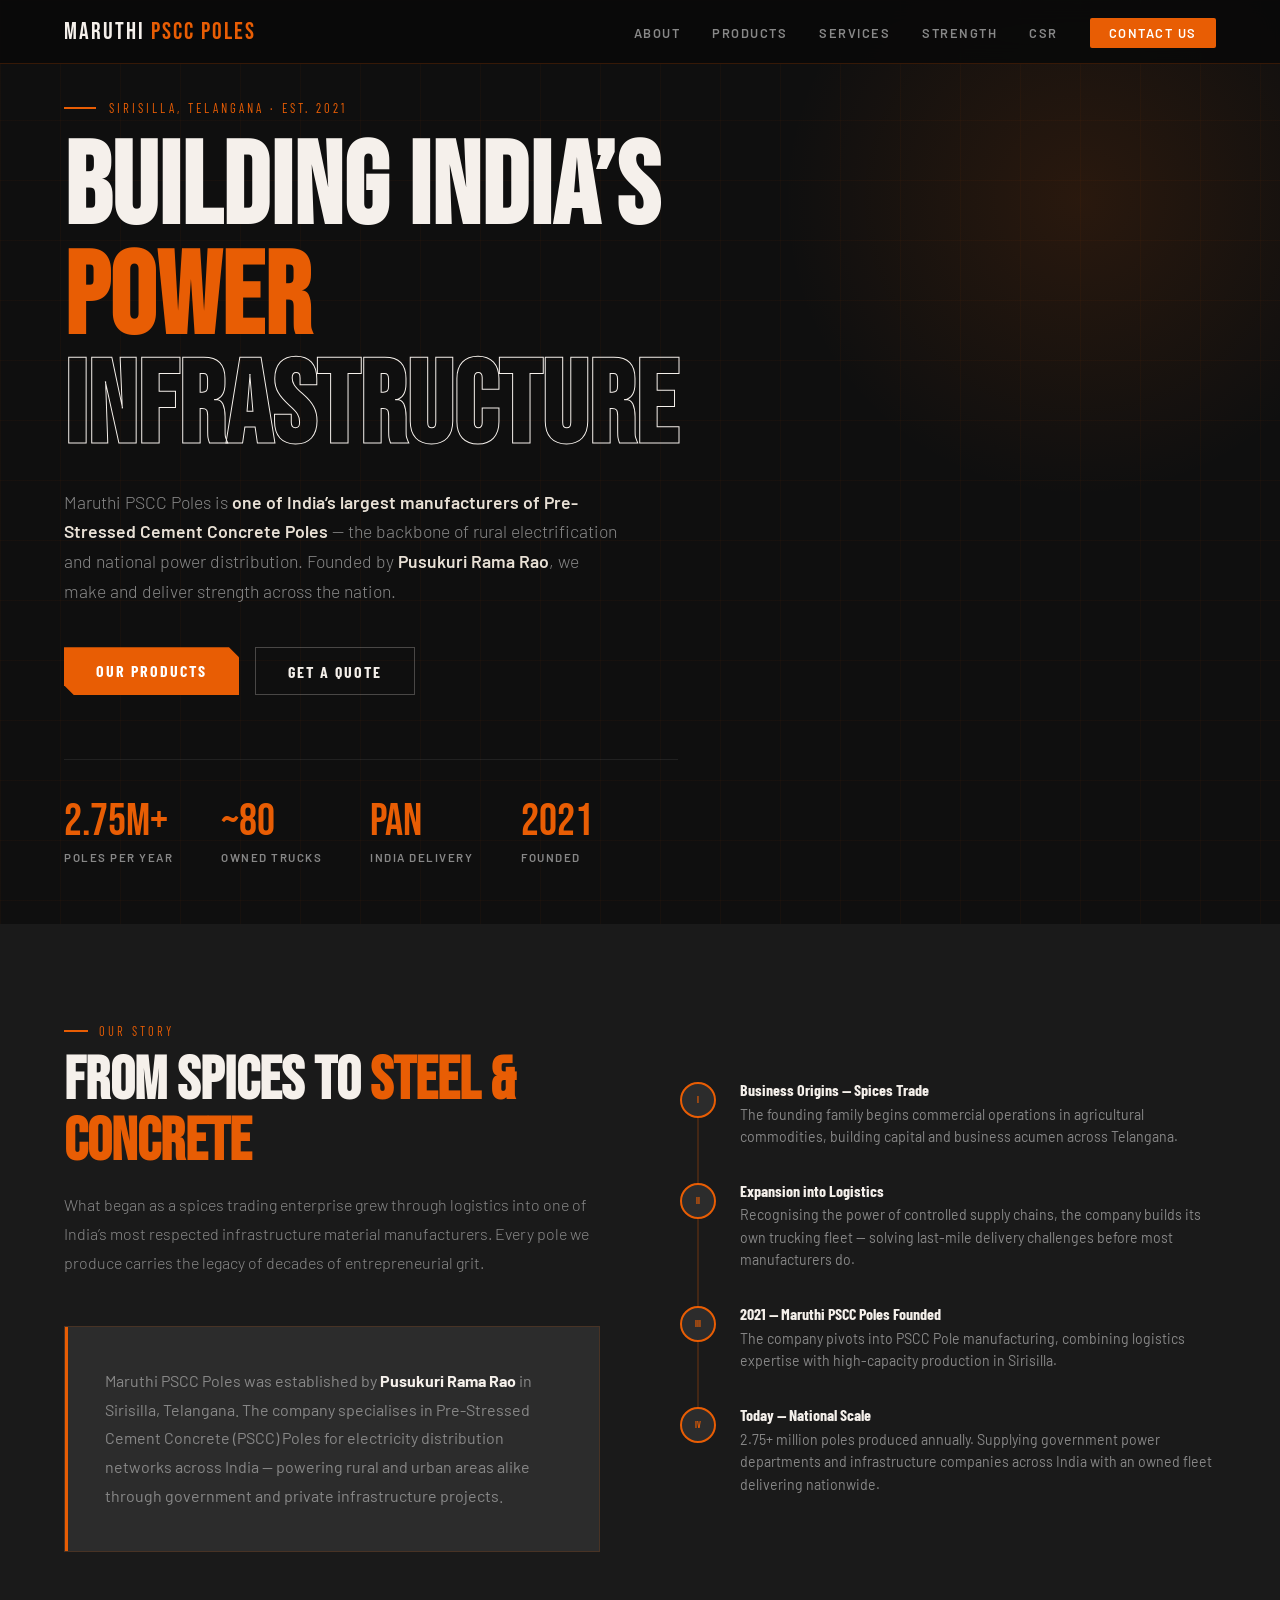
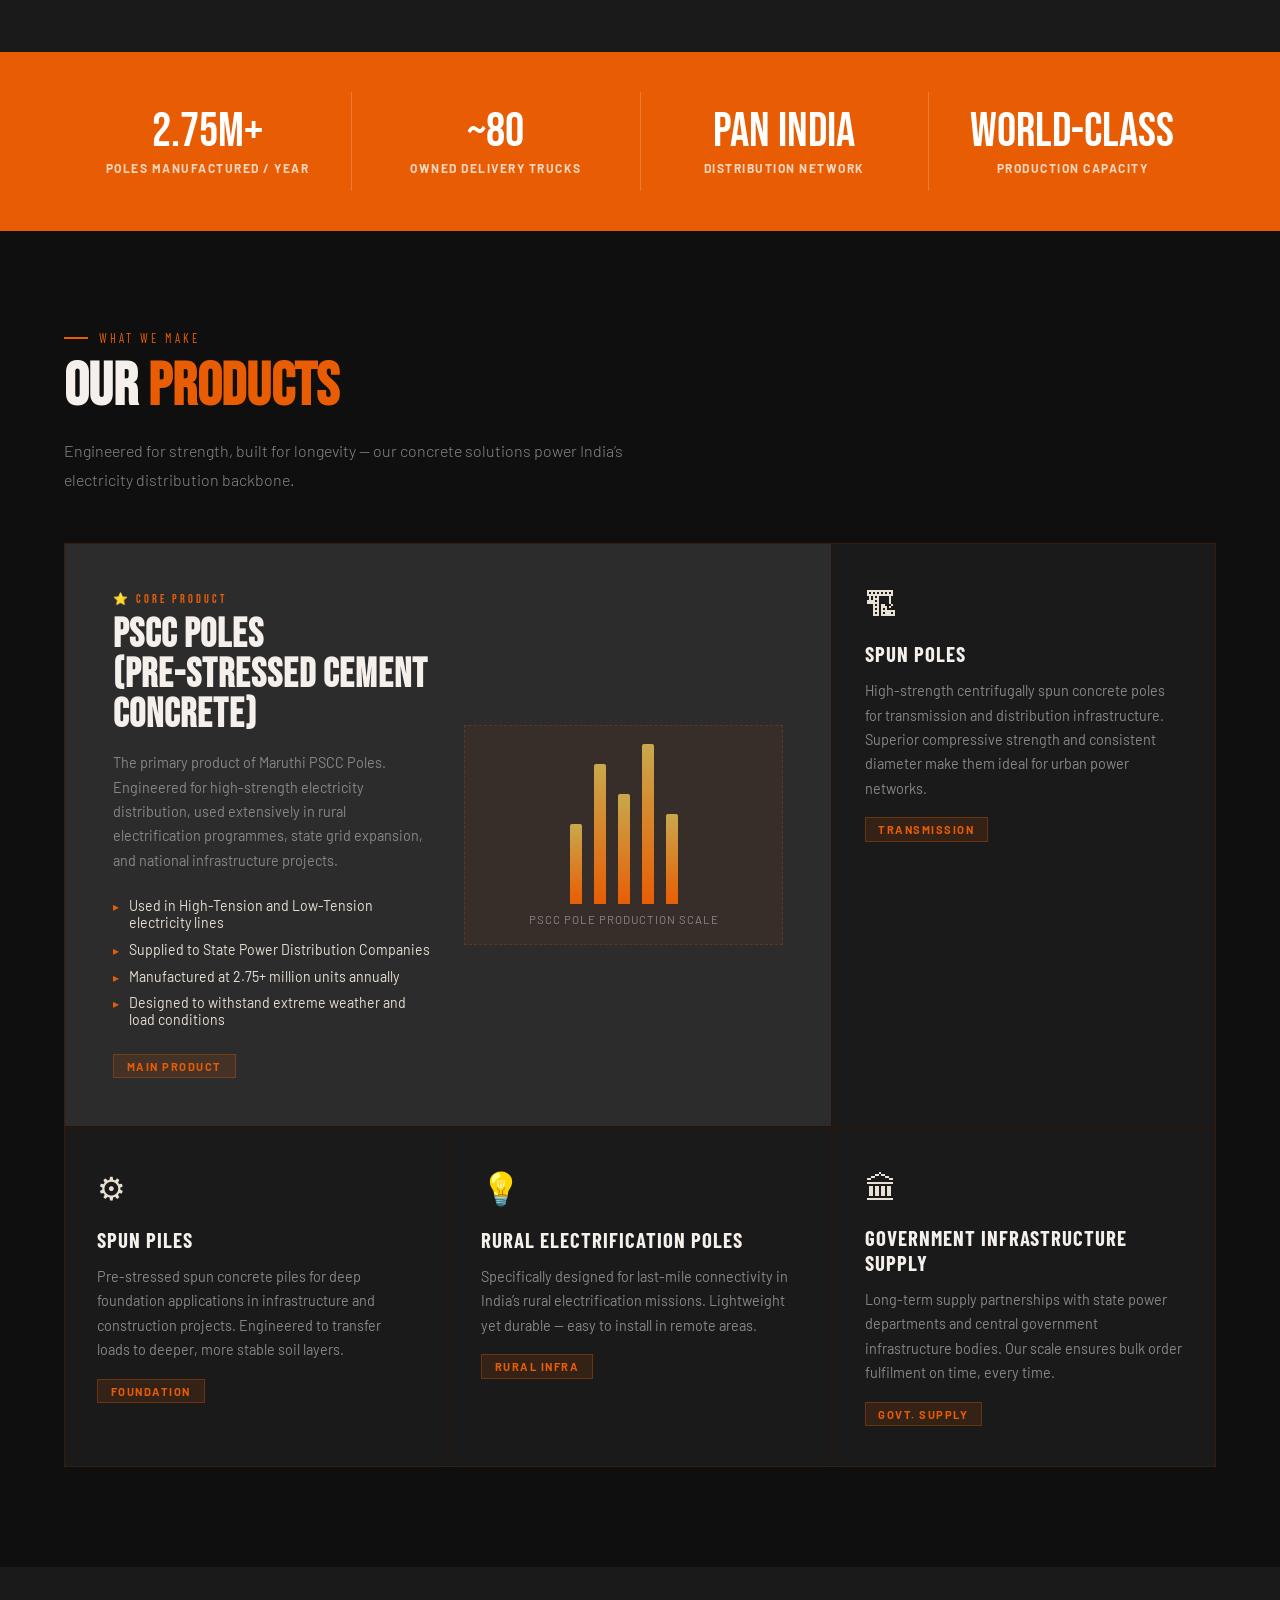
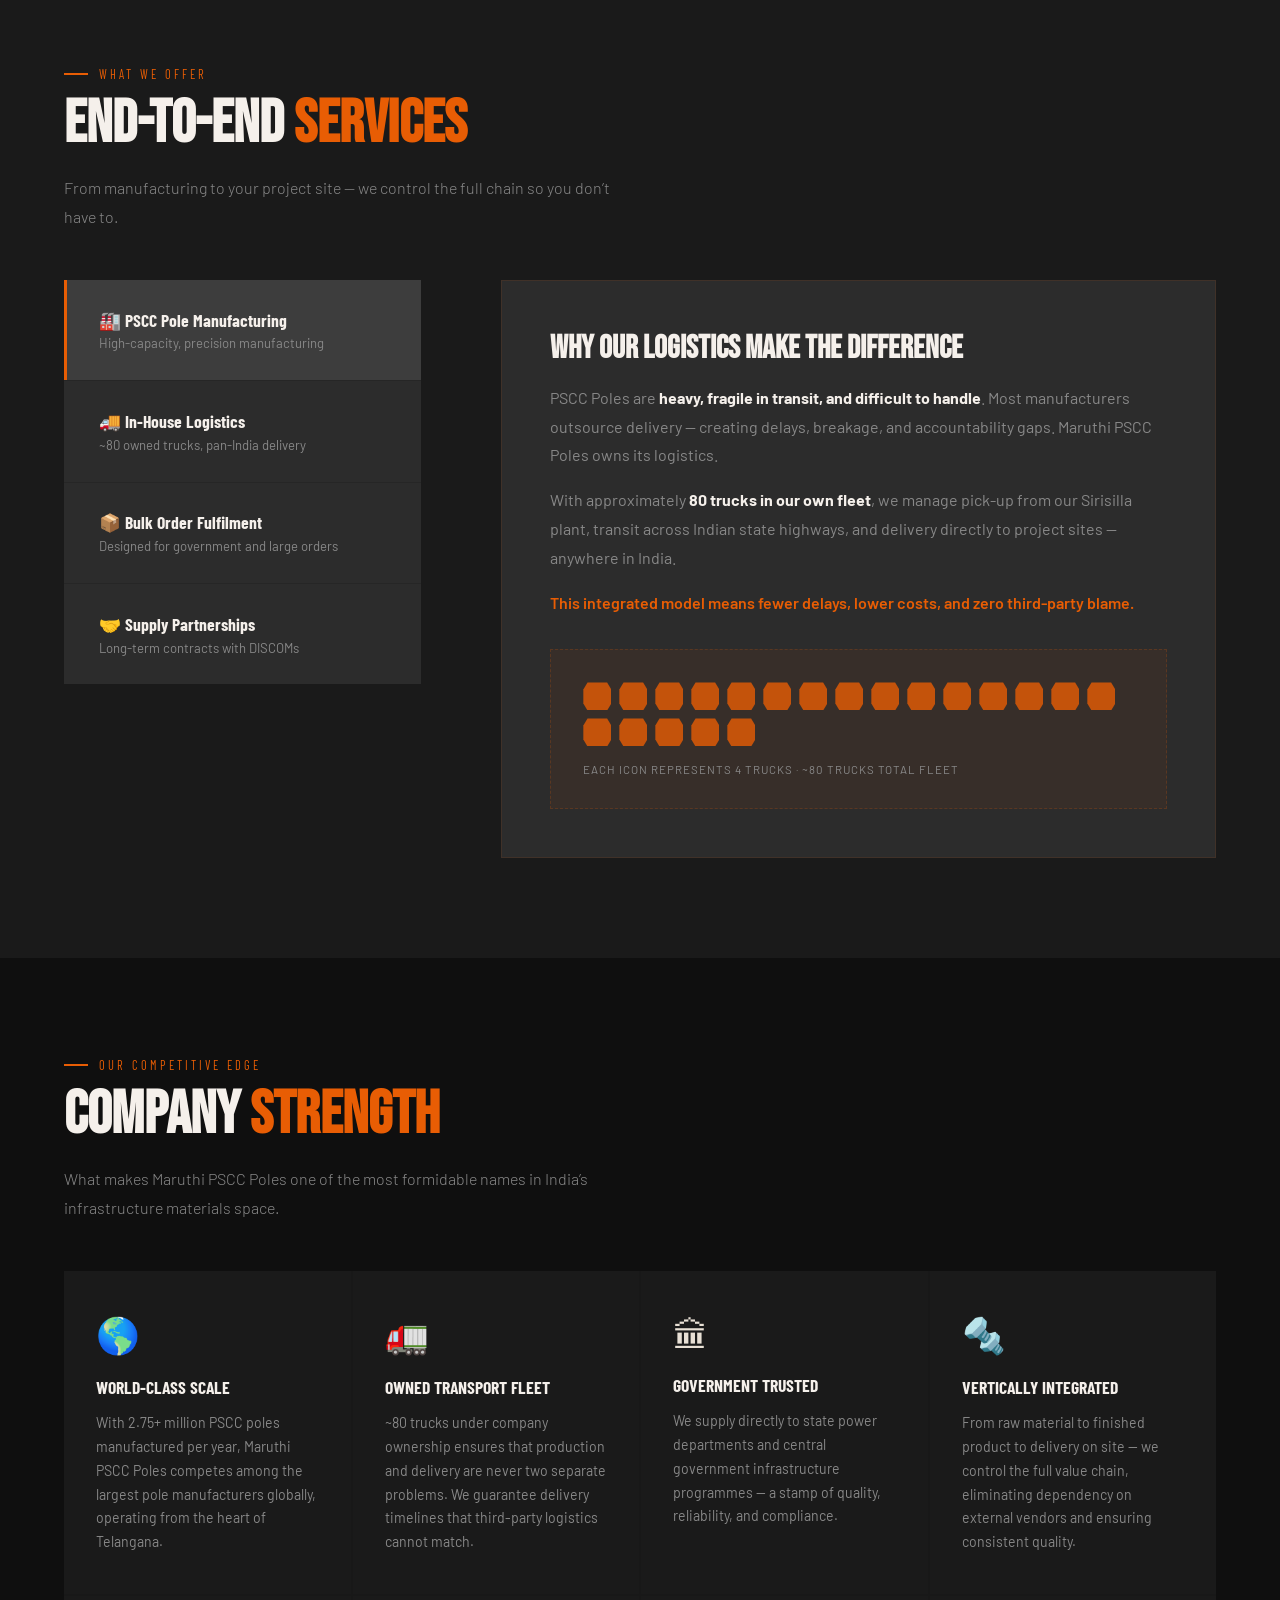
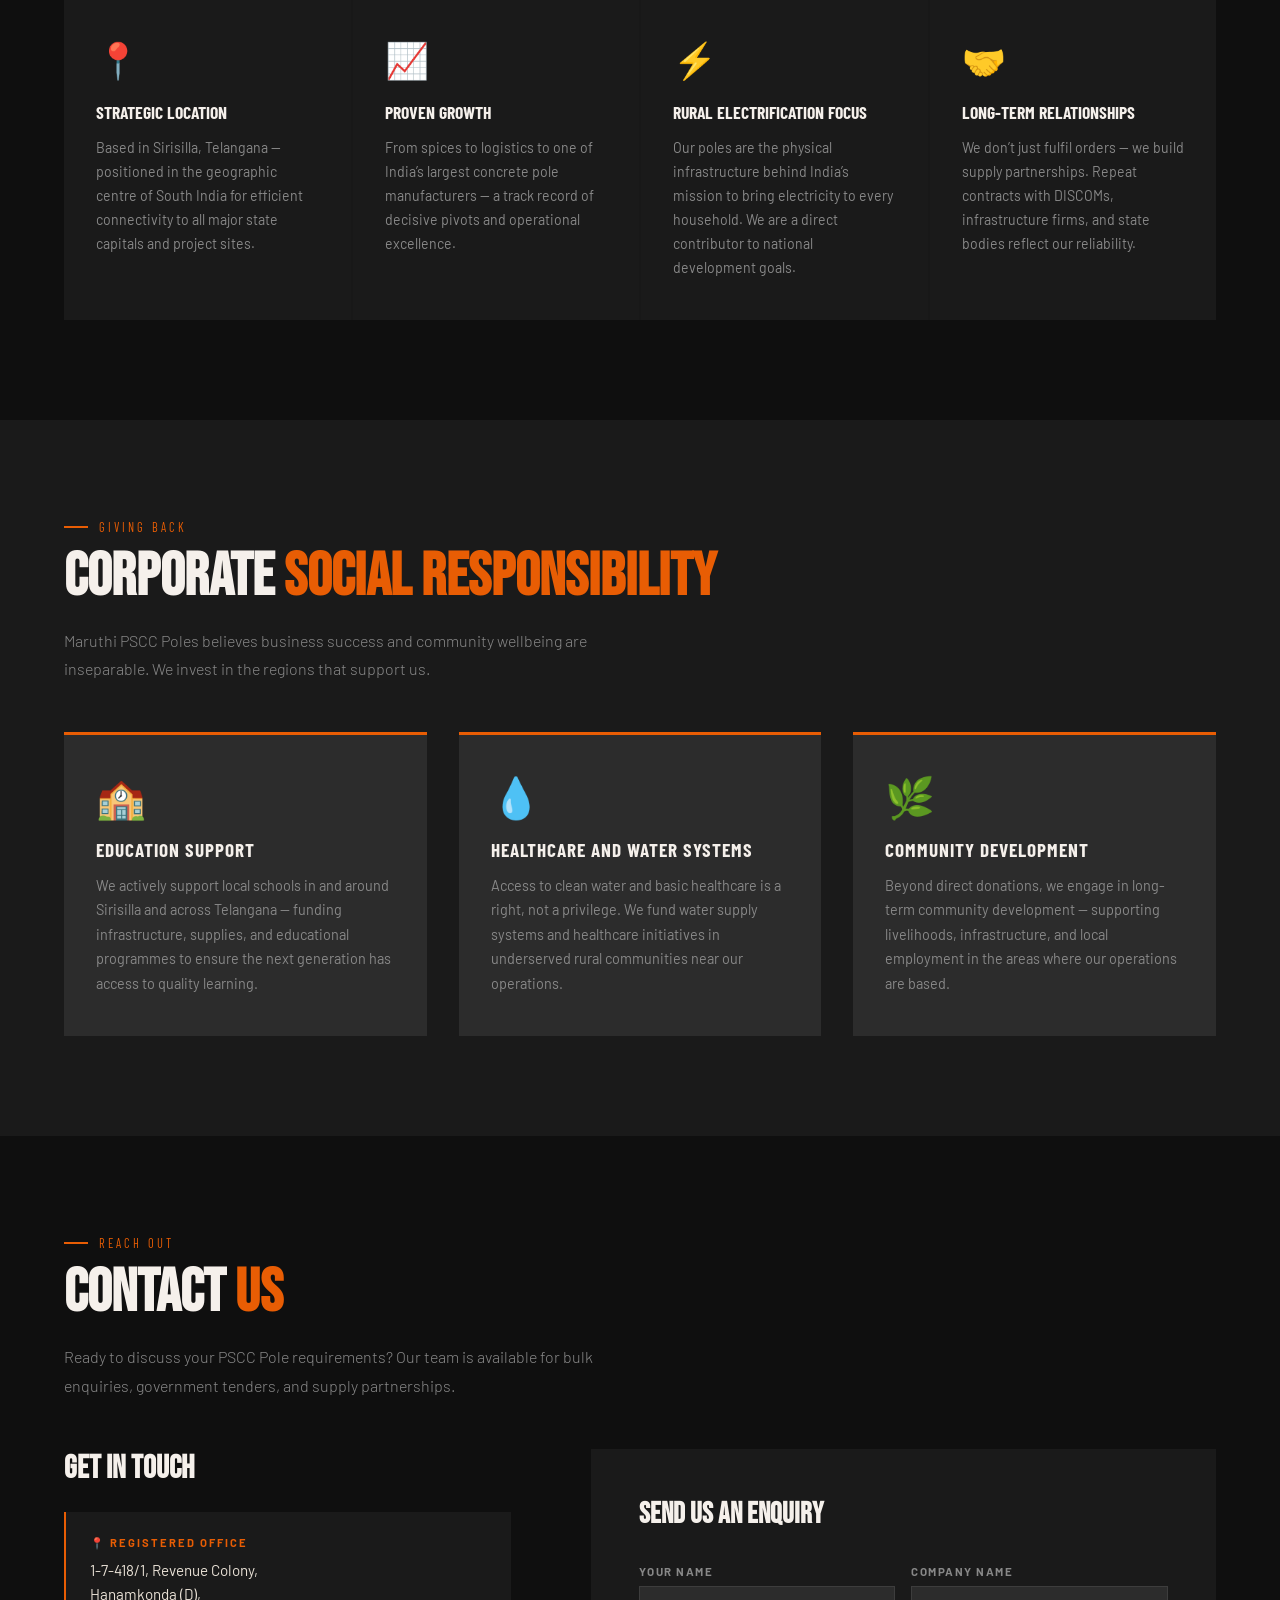
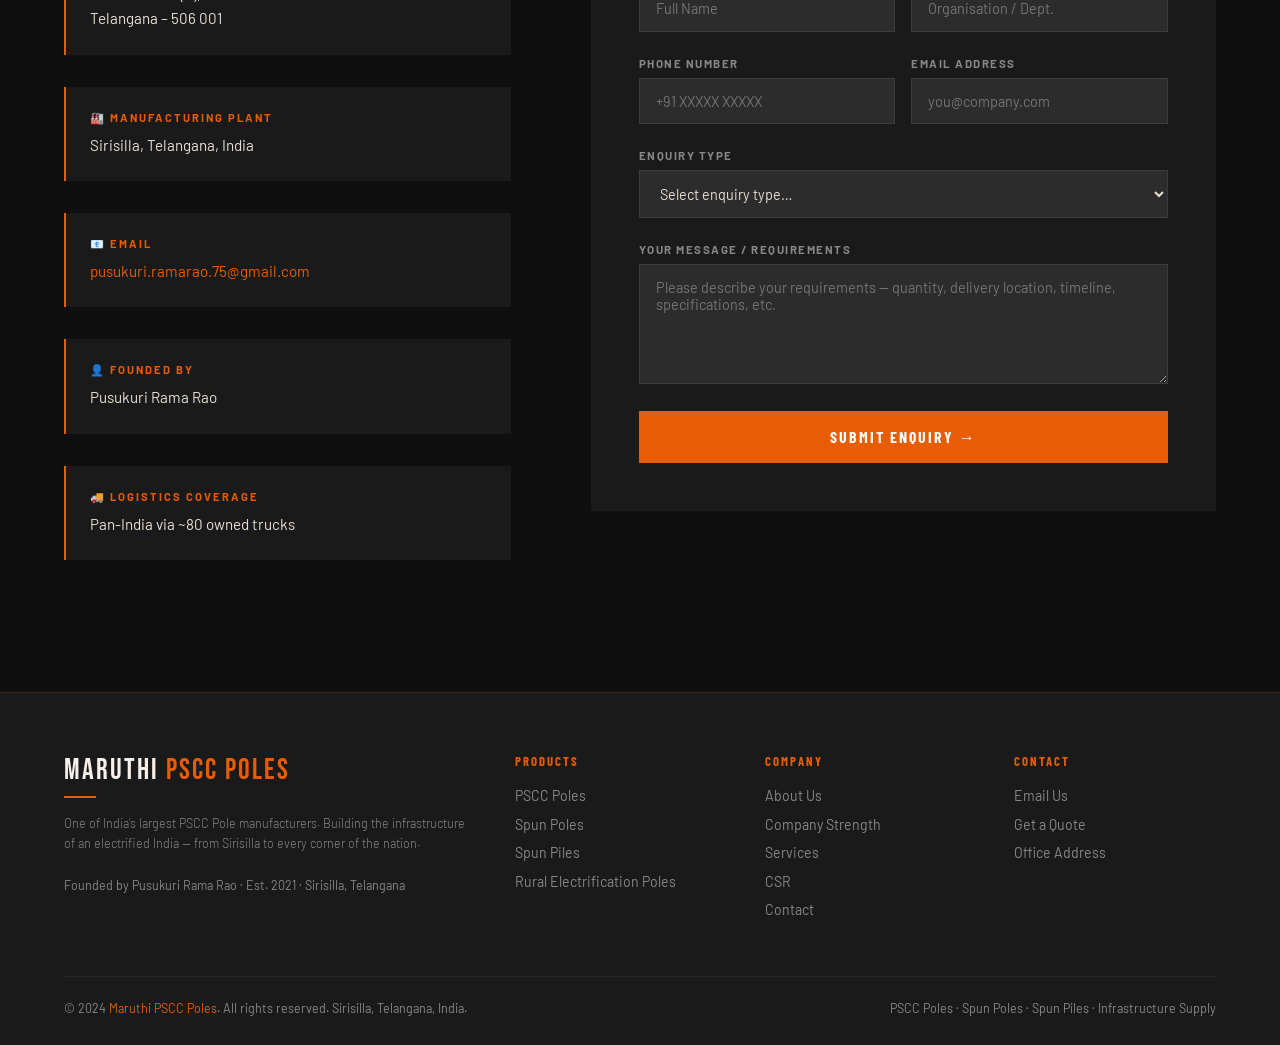
<file: maruthi_pscc_poles_preview.html>
<!DOCTYPE html>
<html b:version='2' class='v2' expr:dir='data:blog.languageDirection' xmlns='http://www.w3.org/1999/xhtml' xmlns:b='http://www.google.com/2005/gml/b' xmlns:data='http://www.google.com/2005/gml/data' xmlns:expr='http://www.google.com/2005/gml/expr'>
<head>
  <b:skin><![CDATA[/* Maruthi PSCC Poles - Custom Template */]]></b:skin>
  <meta charset='UTF-8'/>
  <meta content='width=device-width, initial-scale=1.0' name='viewport'/>
  <b:include data='blog' name='all-head-content'/>
  <title><b:if cond='data:blog.pageType == &quot;index&quot;'>Maruthi PSCC Poles | Leading Manufacturers – Sirisilla, Telangana<b:else/><data:blog.pageName/> | Maruthi PSCC Poles</b:if></title>
  <meta content='Maruthi PSCC Poles – One of India largest PSCC Pole manufacturers. 2.75 million poles per year. Based in Sirisilla, Telangana. Founded by Pusukuri Rama Rao.' name='description'/>
  <link href='https://fonts.googleapis.com/css2?family=Bebas+Neue&amp;family=Barlow:wght@300;400;600;700&amp;family=Barlow+Condensed:wght@400;700;900&amp;display=swap' rel='stylesheet'/>
  <style type='text/css'>
    *,*::before,*::after{box-sizing:border-box;margin:0;padding:0}
    html{scroll-behavior:smooth}
    :root{
      --orange:#E85D04;
      --deep-orange:#C44B00;
      --charcoal:#1A1A1A;
      --dark:#0F0F0F;
      --steel:#2C2C2C;
      --light-steel:#3D3D3D;
      --muted:#888888;
      --off-white:#F5F0EB;
      --gold:#C9A84C;
      --text:#E8E0D5;
    }
    body{font-family:'Barlow',sans-serif;background:var(--dark);color:var(--text);overflow-x:hidden}
    ::-webkit-scrollbar{width:4px}
    ::-webkit-scrollbar-track{background:var(--dark)}
    ::-webkit-scrollbar-thumb{background:var(--orange);border-radius:2px}

    /* NAV */
    nav.main-nav{position:fixed;top:0;left:0;right:0;z-index:1000;background:rgba(10,10,10,0.95);backdrop-filter:blur(12px);border-bottom:1px solid rgba(232,93,4,0.2);padding:0 5%;display:flex;align-items:center;justify-content:space-between;height:64px}
    .nav-logo{font-family:'Bebas Neue',sans-serif;font-size:1.5rem;color:var(--off-white);letter-spacing:2px;text-decoration:none}
    .nav-logo span{color:var(--orange)}
    .nav-links{display:flex;gap:2rem;list-style:none}
    .nav-links a{color:var(--muted);text-decoration:none;font-size:0.8rem;font-weight:600;letter-spacing:1.5px;text-transform:uppercase;transition:color 0.2s}
    .nav-links a:hover{color:var(--orange)}
    .nav-cta{background:var(--orange) !important;color:#fff !important;padding:0.45rem 1.2rem;border-radius:2px}
    .hamburger{display:none;flex-direction:column;gap:5px;cursor:pointer;background:none;border:none;padding:4px}
    .hamburger span{width:24px;height:2px;background:var(--off-white);display:block;transition:0.3s}

    /* HERO */
    #hero{min-height:100vh;background:var(--dark);display:flex;align-items:center;position:relative;overflow:hidden;padding:100px 5% 60px}
    .hero-grid-bg{position:absolute;inset:0;background-image:linear-gradient(rgba(232,93,4,0.04) 1px,transparent 1px),linear-gradient(90deg,rgba(232,93,4,0.04) 1px,transparent 1px);background-size:60px 60px}
    .hero-glow{position:absolute;width:600px;height:600px;background:radial-gradient(circle,rgba(232,93,4,0.12) 0%,transparent 70%);top:-100px;right:-100px;pointer-events:none;animation:pulseGlow 4s ease-in-out infinite}
    @keyframes pulseGlow{0%,100%{opacity:0.7}50%{opacity:1}}
    .hero-content{position:relative;max-width:780px}
    .hero-eyebrow{font-family:'Barlow Condensed',sans-serif;font-size:0.8rem;letter-spacing:3px;text-transform:uppercase;color:var(--orange);margin-bottom:1.2rem;display:flex;align-items:center;gap:0.8rem;animation:fadeUp 0.6s ease both}
    .hero-eyebrow::before{content:'';width:32px;height:2px;background:var(--orange);display:inline-block}
    .hero-title{font-family:'Bebas Neue',sans-serif;font-size:clamp(3.5rem,9vw,7.5rem);line-height:0.95;color:var(--off-white);margin-bottom:1.5rem;letter-spacing:1px;animation:fadeUp 0.6s 0.1s ease both}
    .hero-title em{font-style:normal;color:var(--orange)}
    .hero-title .outlined{-webkit-text-stroke:1px var(--off-white);color:transparent}
    .hero-sub{font-size:1.1rem;font-weight:300;color:var(--muted);line-height:1.7;max-width:560px;margin-bottom:2.5rem;animation:fadeUp 0.6s 0.2s ease both}
    .hero-sub strong{color:var(--text);font-weight:600}
    .hero-buttons{display:flex;gap:1rem;flex-wrap:wrap;animation:fadeUp 0.6s 0.3s ease both}
    .btn-primary{background:var(--orange);color:#fff;padding:0.85rem 2rem;font-family:'Barlow Condensed',sans-serif;font-size:1rem;font-weight:700;letter-spacing:2px;text-transform:uppercase;text-decoration:none;border:none;cursor:pointer;clip-path:polygon(0 0,calc(100% - 10px) 0,100% 10px,100% 100%,10px 100%,0 calc(100% - 10px));transition:background 0.2s,transform 0.2s;display:inline-block}
    .btn-primary:hover{background:var(--deep-orange);transform:translateY(-2px)}
    .btn-outline{background:transparent;color:var(--off-white);padding:0.85rem 2rem;font-family:'Barlow Condensed',sans-serif;font-size:1rem;font-weight:700;letter-spacing:2px;text-transform:uppercase;text-decoration:none;border:1px solid rgba(245,240,235,0.25);cursor:pointer;transition:border-color 0.2s,color 0.2s,transform 0.2s;display:inline-block}
    .btn-outline:hover{border-color:var(--orange);color:var(--orange);transform:translateY(-2px)}
    .hero-stats{margin-top:4rem;display:flex;gap:3rem;flex-wrap:wrap;padding-top:2.5rem;border-top:1px solid rgba(255,255,255,0.08);animation:fadeUp 0.6s 0.4s ease both}
    .stat-num{font-family:'Bebas Neue',sans-serif;font-size:2.8rem;color:var(--orange);line-height:1}
    .stat-label{font-size:0.72rem;font-weight:600;letter-spacing:1.5px;text-transform:uppercase;color:var(--muted);margin-top:0.3rem}
    @keyframes fadeUp{from{opacity:0;transform:translateY(30px)}to{opacity:1;transform:translateY(0)}}

    /* SECTIONS */
    .site-section{padding:100px 5%}
    .section-eyebrow{font-family:'Barlow Condensed',sans-serif;font-size:0.78rem;letter-spacing:3px;text-transform:uppercase;color:var(--orange);margin-bottom:0.8rem;display:flex;align-items:center;gap:0.7rem}
    .section-eyebrow::before{content:'';width:24px;height:2px;background:var(--orange);display:inline-block}
    .section-title{font-family:'Bebas Neue',sans-serif;font-size:clamp(2.2rem,5vw,3.8rem);color:var(--off-white);line-height:1;margin-bottom:1.2rem}
    .section-title span{color:var(--orange)}
    .section-desc{font-size:1rem;color:var(--muted);font-weight:300;line-height:1.8;max-width:560px;margin-bottom:3rem}

    /* ABOUT */
    #about{background:var(--charcoal)}
    .about-inner{display:grid;grid-template-columns:1fr 1fr;gap:5rem;align-items:center}
    .about-card{background:var(--steel);border:1px solid rgba(232,93,4,0.15);padding:2.5rem;position:relative}
    .about-card::before{content:'';position:absolute;top:0;left:0;width:3px;height:100%;background:var(--orange)}
    .timeline{margin-top:2rem}
    .timeline-item{display:flex;gap:1.5rem;margin-bottom:2rem;position:relative}
    .timeline-item:not(:last-child)::after{content:'';position:absolute;left:17px;top:36px;width:2px;height:calc(100% + 0.5rem);background:rgba(232,93,4,0.2)}
    .tl-dot{width:36px;height:36px;min-width:36px;background:var(--steel);border:2px solid var(--orange);border-radius:50%;display:flex;align-items:center;justify-content:center;font-family:'Bebas Neue',sans-serif;font-size:0.65rem;color:var(--orange);margin-top:2px}
    .tl-content h4{font-family:'Barlow Condensed',sans-serif;font-size:1rem;font-weight:700;color:var(--off-white);margin-bottom:0.3rem}
    .tl-content p{font-size:0.88rem;color:var(--muted);line-height:1.6}

    /* SCALE STRIP */
    .scale-strip{background:var(--orange);padding:40px 5%;display:flex;flex-wrap:wrap}
    .scale-item{flex:1;text-align:center;padding:1rem;border-right:1px solid rgba(255,255,255,0.2);min-width:150px}
    .scale-item:last-child{border-right:none}
    .scale-num{font-family:'Bebas Neue',sans-serif;font-size:3rem;color:#fff;line-height:1}
    .scale-label{font-size:0.75rem;font-weight:700;letter-spacing:1.5px;text-transform:uppercase;color:rgba(255,255,255,0.75);margin-top:0.3rem}

    /* PRODUCTS */
    #products{background:var(--dark)}
    .products-grid{display:grid;grid-template-columns:repeat(3,1fr);gap:1.5px;background:rgba(232,93,4,0.1);border:1px solid rgba(232,93,4,0.1)}
    .product-card{background:var(--charcoal);padding:2.5rem 2rem;transition:background 0.3s;position:relative;overflow:hidden}
    .product-card::after{content:'';position:absolute;bottom:0;left:0;right:0;height:2px;background:var(--orange);transform:scaleX(0);transition:transform 0.3s}
    .product-card:hover{background:var(--steel)}
    .product-card:hover::after{transform:scaleX(1)}
    .product-icon{font-size:2rem;margin-bottom:1.2rem}
    .product-card h3{font-family:'Barlow Condensed',sans-serif;font-size:1.3rem;font-weight:700;color:var(--off-white);text-transform:uppercase;letter-spacing:1px;margin-bottom:0.8rem}
    .product-card p{font-size:0.9rem;color:var(--muted);line-height:1.7}
    .product-tag{display:inline-block;margin-top:1rem;background:rgba(232,93,4,0.12);color:var(--orange);font-size:0.7rem;font-weight:700;letter-spacing:1.5px;text-transform:uppercase;padding:0.3rem 0.8rem;border:1px solid rgba(232,93,4,0.3)}
    .product-featured{grid-column:span 2;background:var(--steel);display:grid;grid-template-columns:1fr 1fr;gap:2rem;align-items:center;padding:3rem}
    .product-featured-label{font-family:'Bebas Neue',sans-serif;font-size:0.75rem;letter-spacing:3px;color:var(--orange);text-transform:uppercase;margin-bottom:0.5rem}
    .product-featured h3{font-family:'Bebas Neue',sans-serif;font-size:2.5rem;color:var(--off-white);line-height:1;margin-bottom:1rem}
    .product-specs{list-style:none;margin-top:1.5rem}
    .product-specs li{display:flex;align-items:flex-start;gap:0.6rem;font-size:0.88rem;color:var(--text);margin-bottom:0.6rem}
    .product-specs li::before{content:'▸';color:var(--orange);font-size:0.75rem;margin-top:2px}
    .featured-visual{background:rgba(232,93,4,0.06);border:1px dashed rgba(232,93,4,0.2);height:220px;display:flex;flex-direction:column;align-items:center;justify-content:center;gap:0.5rem}
    .pole-visual{display:flex;gap:12px;align-items:flex-end}
    .pole-bar{background:linear-gradient(to top,var(--orange),var(--gold));width:12px;border-radius:2px 2px 0 0}
    .pole-bar:nth-child(1){height:80px}
    .pole-bar:nth-child(2){height:140px}
    .pole-bar:nth-child(3){height:110px}
    .pole-bar:nth-child(4){height:160px}
    .pole-bar:nth-child(5){height:90px}
    .featured-visual span{font-size:0.72rem;color:var(--muted);letter-spacing:1px;text-transform:uppercase}

    /* SERVICES */
    #services{background:var(--charcoal)}
    .services-layout{display:grid;grid-template-columns:1fr 2fr;gap:5rem;align-items:start}
    .services-list{display:flex;flex-direction:column;gap:1px;background:rgba(255,255,255,0.05)}
    .service-item{background:var(--steel);padding:1.8rem 2rem;border-left:3px solid transparent;transition:all 0.2s}
    .service-item:hover,.service-item.active-svc{background:var(--light-steel);border-left-color:var(--orange)}
    .service-item h4{font-family:'Barlow Condensed',sans-serif;font-size:1.1rem;font-weight:700;color:var(--off-white);margin-bottom:0.3rem}
    .service-item p{font-size:0.82rem;color:var(--muted)}
    .service-detail{background:var(--steel);padding:3rem;border:1px solid rgba(232,93,4,0.1)}
    .service-detail h3{font-family:'Bebas Neue',sans-serif;font-size:2rem;color:var(--off-white);margin-bottom:1rem}
    .service-detail p{color:var(--muted);line-height:1.8;margin-bottom:1rem}
    .trucks-visual{margin-top:2rem;background:rgba(232,93,4,0.06);border:1px dashed rgba(232,93,4,0.2);padding:2rem;display:flex;flex-wrap:wrap;gap:8px}
    .truck-dot{width:28px;height:28px;background:var(--orange);clip-path:polygon(0 25%,15% 0,85% 0,100% 25%,100% 75%,85% 100%,15% 100%,0 75%);opacity:0.8}
    .trucks-caption{width:100%;font-size:0.72rem;color:var(--muted);letter-spacing:1px;text-transform:uppercase;margin-top:0.5rem}

    /* STRENGTH */
    #strength{background:var(--dark)}
    .strength-grid{display:grid;grid-template-columns:repeat(4,1fr);gap:2px;background:rgba(255,255,255,0.04)}
    .strength-card{background:var(--charcoal);padding:2.5rem 2rem;border-top:2px solid transparent;transition:border-color 0.3s,background 0.3s}
    .strength-card:hover{border-top-color:var(--orange);background:var(--steel)}
    .strength-card .s-icon{font-size:2.2rem;margin-bottom:1.2rem}
    .strength-card h4{font-family:'Barlow Condensed',sans-serif;font-size:1.1rem;font-weight:700;color:var(--off-white);text-transform:uppercase;margin-bottom:0.8rem}
    .strength-card p{font-size:0.88rem;color:var(--muted);line-height:1.7}

    /* CSR */
    #csr{background:var(--charcoal);position:relative;overflow:hidden}
    .csr-grid{display:grid;grid-template-columns:repeat(3,1fr);gap:2rem;margin-top:1rem}
    .csr-card{background:var(--steel);padding:2.5rem 2rem;position:relative;overflow:hidden}
    .csr-card::before{content:'';position:absolute;top:0;left:0;right:0;height:3px;background:var(--orange)}
    .csr-icon{font-size:2.5rem;margin-bottom:1rem}
    .csr-card h4{font-family:'Barlow Condensed',sans-serif;font-size:1.2rem;font-weight:700;text-transform:uppercase;letter-spacing:1px;color:var(--off-white);margin-bottom:0.8rem}
    .csr-card p{font-size:0.9rem;color:var(--muted);line-height:1.7}

    /* CONTACT */
    #contact{background:var(--dark)}
    .contact-inner{display:grid;grid-template-columns:1fr 1.4fr;gap:5rem;align-items:start}
    .contact-info h3{font-family:'Bebas Neue',sans-serif;font-size:2rem;color:var(--off-white);margin-bottom:1.5rem}
    .contact-block{margin-bottom:2rem;padding:1.5rem;background:var(--charcoal);border-left:2px solid var(--orange)}
    .contact-block label{font-size:0.7rem;font-weight:700;letter-spacing:2px;text-transform:uppercase;color:var(--orange);display:block;margin-bottom:0.5rem}
    .contact-block p{font-size:0.95rem;color:var(--text);line-height:1.6}
    .contact-block a{color:var(--orange);text-decoration:none}
    .contact-block a:hover{text-decoration:underline}
    .contact-form{background:var(--charcoal);padding:3rem}
    .contact-form h3{font-family:'Bebas Neue',sans-serif;font-size:1.8rem;color:var(--off-white);margin-bottom:2rem}
    .form-group{margin-bottom:1.5rem}
    .form-group label{display:block;font-size:0.72rem;font-weight:700;letter-spacing:1.5px;text-transform:uppercase;color:var(--muted);margin-bottom:0.5rem}
    .form-group input,.form-group textarea,.form-group select{width:100%;background:var(--steel);border:1px solid rgba(255,255,255,0.08);color:var(--text);padding:0.85rem 1rem;font-family:'Barlow',sans-serif;font-size:0.9rem;outline:none;transition:border-color 0.2s}
    .form-group input:focus,.form-group textarea:focus,.form-group select:focus{border-color:var(--orange)}
    .form-group textarea{resize:vertical;min-height:120px}
    .form-group select option{background:var(--steel)}
    .form-row{display:grid;grid-template-columns:1fr 1fr;gap:1rem}
    .btn-submit{width:100%;background:var(--orange);color:#fff;padding:1rem;font-family:'Barlow Condensed',sans-serif;font-size:1rem;font-weight:700;letter-spacing:2px;text-transform:uppercase;border:none;cursor:pointer;transition:background 0.2s}
    .btn-submit:hover{background:var(--deep-orange)}

    /* FOOTER */
    footer.site-footer{background:var(--charcoal);border-top:1px solid rgba(232,93,4,0.15);padding:60px 5% 30px}
    .footer-grid{display:grid;grid-template-columns:2fr 1fr 1fr 1fr;gap:3rem;margin-bottom:3rem}
    .footer-logo{font-family:'Bebas Neue',sans-serif;font-size:1.8rem;color:var(--off-white);letter-spacing:2px;margin-bottom:0.5rem}
    .footer-logo span{color:var(--orange)}
    .footer-tagline{font-size:0.78rem;font-weight:300;color:var(--muted);line-height:1.6;margin-bottom:1.5rem}
    .footer-divider{width:32px;height:2px;background:var(--orange);margin-bottom:1rem}
    .footer-col h5{font-family:'Barlow Condensed',sans-serif;font-size:0.8rem;font-weight:700;letter-spacing:2px;text-transform:uppercase;color:var(--orange);margin-bottom:1rem}
    .footer-col ul{list-style:none}
    .footer-col ul li{margin-bottom:0.6rem}
    .footer-col ul li a{font-size:0.88rem;color:var(--muted);text-decoration:none;transition:color 0.2s}
    .footer-col ul li a:hover{color:var(--off-white)}
    .footer-bottom{border-top:1px solid rgba(255,255,255,0.06);padding-top:1.5rem;display:flex;justify-content:space-between;align-items:center;flex-wrap:wrap;gap:1rem}
    .footer-bottom p{font-size:0.78rem;color:var(--muted)}
    .footer-bottom span{color:var(--orange)}

    /* RESPONSIVE */
    @media(max-width:900px){
      .nav-links{display:none;position:fixed;top:64px;left:0;right:0;background:rgba(10,10,10,0.98);flex-direction:column;padding:2rem 5%;gap:1.5rem}
      .nav-links.open{display:flex}
      .hamburger{display:flex}
      .about-inner,.services-layout,.contact-inner,.footer-grid{grid-template-columns:1fr;gap:2.5rem}
      .product-featured{grid-column:span 1;grid-template-columns:1fr}
      .products-grid{grid-template-columns:1fr}
      .strength-grid{grid-template-columns:1fr 1fr}
      .csr-grid{grid-template-columns:1fr}
      .hero-stats{gap:1.5rem}
      .form-row{grid-template-columns:1fr}
    }
    @media(max-width:600px){
      .strength-grid{grid-template-columns:1fr}
      .site-section{padding:60px 5%}
    }
  </style>
</head>

<body>

  <!-- NAVIGATION -->
  <nav class='main-nav'>
    <a class='nav-logo' href='#hero'>MARUTHI <span>PSCC POLES</span></a>
    <ul class='nav-links' id='navLinks'>
      <li><a href='#about'>About</a></li>
      <li><a href='#products'>Products</a></li>
      <li><a href='#services'>Services</a></li>
      <li><a href='#strength'>Strength</a></li>
      <li><a href='#csr'>CSR</a></li>
      <li><a href='#contact' class='nav-cta'>Contact Us</a></li>
    </ul>
    <button class='hamburger' onclick='document.getElementById(&quot;navLinks&quot;).classList.toggle(&quot;open&quot;)' aria-label='Toggle menu'>
      <span></span>
      <span></span>
      <span></span>
    </button>
  </nav>

  <!-- HERO -->
  <section id='hero'>
    <div class='hero-grid-bg'></div>
    <div class='hero-glow'></div>
    <div class='hero-content'>
      <div class='hero-eyebrow'>Sirisilla, Telangana &#183; Est. 2021</div>
      <h1 class='hero-title'>
        Building India&#8217;s<br/>
        <em>Power</em><br/>
        <span class='outlined'>Infrastructure</span>
      </h1>
      <p class='hero-sub'>
        Maruthi PSCC Poles is <strong>one of India&#8217;s largest manufacturers of Pre-Stressed Cement Concrete Poles</strong> &#8212; the backbone of rural electrification and national power distribution. Founded by <strong>Pusukuri Rama Rao</strong>, we make and deliver strength across the nation.
      </p>
      <div class='hero-buttons'>
        <a class='btn-primary' href='#products'>Our Products</a>
        <a class='btn-outline' href='#contact'>Get a Quote</a>
      </div>
      <div class='hero-stats'>
        <div class='stat-item'>
          <div class='stat-num'>2.75M+</div>
          <div class='stat-label'>Poles per Year</div>
        </div>
        <div class='stat-item'>
          <div class='stat-num'>&#x7E;80</div>
          <div class='stat-label'>Owned Trucks</div>
        </div>
        <div class='stat-item'>
          <div class='stat-num'>PAN</div>
          <div class='stat-label'>India Delivery</div>
        </div>
        <div class='stat-item'>
          <div class='stat-num'>2021</div>
          <div class='stat-label'>Founded</div>
        </div>
      </div>
    </div>
  </section>

  <!-- ABOUT -->
  <section class='site-section' id='about'>
    <div class='about-inner'>
      <div>
        <div class='section-eyebrow'>Our Story</div>
        <h2 class='section-title'>From Spices to <span>Steel &amp; Concrete</span></h2>
        <p class='section-desc'>What began as a spices trading enterprise grew through logistics into one of India&#8217;s most respected infrastructure material manufacturers. Every pole we produce carries the legacy of decades of entrepreneurial grit.</p>
        <div class='about-card'>
          <p style='font-size:1rem;line-height:1.8;color:var(--muted)'>Maruthi PSCC Poles was established by <strong style='color:var(--off-white)'>Pusukuri Rama Rao</strong> in Sirisilla, Telangana. The company specialises in Pre-Stressed Cement Concrete (PSCC) Poles for electricity distribution networks across India &#8212; powering rural and urban areas alike through government and private infrastructure projects.</p>
        </div>
      </div>
      <div>
        <div class='timeline'>
          <div class='timeline-item'>
            <div class='tl-dot'>I</div>
            <div class='tl-content'>
              <h4>Business Origins &#8212; Spices Trade</h4>
              <p>The founding family begins commercial operations in agricultural commodities, building capital and business acumen across Telangana.</p>
            </div>
          </div>
          <div class='timeline-item'>
            <div class='tl-dot'>II</div>
            <div class='tl-content'>
              <h4>Expansion into Logistics</h4>
              <p>Recognising the power of controlled supply chains, the company builds its own trucking fleet &#8212; solving last-mile delivery challenges before most manufacturers do.</p>
            </div>
          </div>
          <div class='timeline-item'>
            <div class='tl-dot'>III</div>
            <div class='tl-content'>
              <h4>2021 &#8212; Maruthi PSCC Poles Founded</h4>
              <p>The company pivots into PSCC Pole manufacturing, combining logistics expertise with high-capacity production in Sirisilla.</p>
            </div>
          </div>
          <div class='timeline-item'>
            <div class='tl-dot'>IV</div>
            <div class='tl-content'>
              <h4>Today &#8212; National Scale</h4>
              <p>2.75+ million poles produced annually. Supplying government power departments and infrastructure companies across India with an owned fleet delivering nationwide.</p>
            </div>
          </div>
        </div>
      </div>
    </div>
  </section>

  <!-- SCALE STRIP -->
  <div class='scale-strip'>
    <div class='scale-item'>
      <div class='scale-num'>2.75M+</div>
      <div class='scale-label'>Poles Manufactured / Year</div>
    </div>
    <div class='scale-item'>
      <div class='scale-num'>&#x7E;80</div>
      <div class='scale-label'>Owned Delivery Trucks</div>
    </div>
    <div class='scale-item'>
      <div class='scale-num'>PAN India</div>
      <div class='scale-label'>Distribution Network</div>
    </div>
    <div class='scale-item'>
      <div class='scale-num'>World-Class</div>
      <div class='scale-label'>Production Capacity</div>
    </div>
  </div>

  <!-- PRODUCTS -->
  <section class='site-section' id='products'>
    <div class='section-eyebrow'>What We Make</div>
    <h2 class='section-title'>Our <span>Products</span></h2>
    <p class='section-desc'>Engineered for strength, built for longevity &#8212; our concrete solutions power India&#8217;s electricity distribution backbone.</p>
    <div class='products-grid'>
      <div class='product-card product-featured'>
        <div>
          <div class='product-featured-label'>&#11088; Core Product</div>
          <h3>PSCC Poles<br/>(Pre-Stressed Cement Concrete)</h3>
          <p>The primary product of Maruthi PSCC Poles. Engineered for high-strength electricity distribution, used extensively in rural electrification programmes, state grid expansion, and national infrastructure projects.</p>
          <ul class='product-specs'>
            <li>Used in High-Tension and Low-Tension electricity lines</li>
            <li>Supplied to State Power Distribution Companies</li>
            <li>Manufactured at 2.75+ million units annually</li>
            <li>Designed to withstand extreme weather and load conditions</li>
          </ul>
          <span class='product-tag'>Main Product</span>
        </div>
        <div class='featured-visual'>
          <div class='pole-visual'>
            <div class='pole-bar'></div>
            <div class='pole-bar'></div>
            <div class='pole-bar'></div>
            <div class='pole-bar'></div>
            <div class='pole-bar'></div>
          </div>
          <span>PSCC Pole Production Scale</span>
        </div>
      </div>
      <div class='product-card'>
        <div class='product-icon'>&#127959;</div>
        <h3>Spun Poles</h3>
        <p>High-strength centrifugally spun concrete poles for transmission and distribution infrastructure. Superior compressive strength and consistent diameter make them ideal for urban power networks.</p>
        <span class='product-tag'>Transmission</span>
      </div>
      <div class='product-card'>
        <div class='product-icon'>&#9881;</div>
        <h3>Spun Piles</h3>
        <p>Pre-stressed spun concrete piles for deep foundation applications in infrastructure and construction projects. Engineered to transfer loads to deeper, more stable soil layers.</p>
        <span class='product-tag'>Foundation</span>
      </div>
      <div class='product-card'>
        <div class='product-icon'>&#128161;</div>
        <h3>Rural Electrification Poles</h3>
        <p>Specifically designed for last-mile connectivity in India&#8217;s rural electrification missions. Lightweight yet durable &#8212; easy to install in remote areas.</p>
        <span class='product-tag'>Rural Infra</span>
      </div>
      <div class='product-card'>
        <div class='product-icon'>&#127963;</div>
        <h3>Government Infrastructure Supply</h3>
        <p>Long-term supply partnerships with state power departments and central government infrastructure bodies. Our scale ensures bulk order fulfilment on time, every time.</p>
        <span class='product-tag'>Govt. Supply</span>
      </div>
    </div>
  </section>

  <!-- SERVICES -->
  <section class='site-section' id='services'>
    <div class='section-eyebrow'>What We Offer</div>
    <h2 class='section-title'>End-to-End <span>Services</span></h2>
    <p class='section-desc'>From manufacturing to your project site &#8212; we control the full chain so you don&#8217;t have to.</p>
    <div class='services-layout'>
      <div class='services-list'>
        <div class='service-item active-svc'>
          <h4>&#127981; PSCC Pole Manufacturing</h4>
          <p>High-capacity, precision manufacturing</p>
        </div>
        <div class='service-item'>
          <h4>&#128666; In-House Logistics</h4>
          <p>~80 owned trucks, pan-India delivery</p>
        </div>
        <div class='service-item'>
          <h4>&#128230; Bulk Order Fulfilment</h4>
          <p>Designed for government and large orders</p>
        </div>
        <div class='service-item'>
          <h4>&#129309; Supply Partnerships</h4>
          <p>Long-term contracts with DISCOMs</p>
        </div>
      </div>
      <div class='service-detail'>
        <h3>Why Our Logistics Make the Difference</h3>
        <p>PSCC Poles are <strong style='color:var(--off-white)'>heavy, fragile in transit, and difficult to handle</strong>. Most manufacturers outsource delivery &#8212; creating delays, breakage, and accountability gaps. Maruthi PSCC Poles owns its logistics.</p>
        <p>With approximately <strong style='color:var(--off-white)'>80 trucks in our own fleet</strong>, we manage pick-up from our Sirisilla plant, transit across Indian state highways, and delivery directly to project sites &#8212; anywhere in India.</p>
        <p style='color:var(--orange);font-weight:600'>This integrated model means fewer delays, lower costs, and zero third-party blame.</p>
        <div class='trucks-visual'>
          <div class='truck-dot'></div><div class='truck-dot'></div><div class='truck-dot'></div><div class='truck-dot'></div>
          <div class='truck-dot'></div><div class='truck-dot'></div><div class='truck-dot'></div><div class='truck-dot'></div>
          <div class='truck-dot'></div><div class='truck-dot'></div><div class='truck-dot'></div><div class='truck-dot'></div>
          <div class='truck-dot'></div><div class='truck-dot'></div><div class='truck-dot'></div><div class='truck-dot'></div>
          <div class='truck-dot'></div><div class='truck-dot'></div><div class='truck-dot'></div><div class='truck-dot'></div>
          <div class='trucks-caption'>Each icon represents 4 trucks &#183; ~80 trucks total fleet</div>
        </div>
      </div>
    </div>
  </section>

  <!-- STRENGTH -->
  <section class='site-section' id='strength'>
    <div class='section-eyebrow'>Our Competitive Edge</div>
    <h2 class='section-title'>Company <span>Strength</span></h2>
    <p class='section-desc'>What makes Maruthi PSCC Poles one of the most formidable names in India&#8217;s infrastructure materials space.</p>
    <div class='strength-grid'>
      <div class='strength-card'>
        <div class='s-icon'>&#127758;</div>
        <h4>World-Class Scale</h4>
        <p>With 2.75+ million PSCC poles manufactured per year, Maruthi PSCC Poles competes among the largest pole manufacturers globally, operating from the heart of Telangana.</p>
      </div>
      <div class='strength-card'>
        <div class='s-icon'>&#128667;</div>
        <h4>Owned Transport Fleet</h4>
        <p>~80 trucks under company ownership ensures that production and delivery are never two separate problems. We guarantee delivery timelines that third-party logistics cannot match.</p>
      </div>
      <div class='strength-card'>
        <div class='s-icon'>&#127963;</div>
        <h4>Government Trusted</h4>
        <p>We supply directly to state power departments and central government infrastructure programmes &#8212; a stamp of quality, reliability, and compliance.</p>
      </div>
      <div class='strength-card'>
        <div class='s-icon'>&#128297;</div>
        <h4>Vertically Integrated</h4>
        <p>From raw material to finished product to delivery on site &#8212; we control the full value chain, eliminating dependency on external vendors and ensuring consistent quality.</p>
      </div>
      <div class='strength-card'>
        <div class='s-icon'>&#128205;</div>
        <h4>Strategic Location</h4>
        <p>Based in Sirisilla, Telangana &#8212; positioned in the geographic centre of South India for efficient connectivity to all major state capitals and project sites.</p>
      </div>
      <div class='strength-card'>
        <div class='s-icon'>&#128200;</div>
        <h4>Proven Growth</h4>
        <p>From spices to logistics to one of India&#8217;s largest concrete pole manufacturers &#8212; a track record of decisive pivots and operational excellence.</p>
      </div>
      <div class='strength-card'>
        <div class='s-icon'>&#9889;</div>
        <h4>Rural Electrification Focus</h4>
        <p>Our poles are the physical infrastructure behind India&#8217;s mission to bring electricity to every household. We are a direct contributor to national development goals.</p>
      </div>
      <div class='strength-card'>
        <div class='s-icon'>&#129309;</div>
        <h4>Long-Term Relationships</h4>
        <p>We don&#8217;t just fulfil orders &#8212; we build supply partnerships. Repeat contracts with DISCOMs, infrastructure firms, and state bodies reflect our reliability.</p>
      </div>
    </div>
  </section>

  <!-- CSR -->
  <section class='site-section' id='csr'>
    <div class='section-eyebrow'>Giving Back</div>
    <h2 class='section-title'>Corporate <span>Social Responsibility</span></h2>
    <p class='section-desc'>Maruthi PSCC Poles believes business success and community wellbeing are inseparable. We invest in the regions that support us.</p>
    <div class='csr-grid'>
      <div class='csr-card'>
        <div class='csr-icon'>&#127979;</div>
        <h4>Education Support</h4>
        <p>We actively support local schools in and around Sirisilla and across Telangana &#8212; funding infrastructure, supplies, and educational programmes to ensure the next generation has access to quality learning.</p>
      </div>
      <div class='csr-card'>
        <div class='csr-icon'>&#128167;</div>
        <h4>Healthcare and Water Systems</h4>
        <p>Access to clean water and basic healthcare is a right, not a privilege. We fund water supply systems and healthcare initiatives in underserved rural communities near our operations.</p>
      </div>
      <div class='csr-card'>
        <div class='csr-icon'>&#127807;</div>
        <h4>Community Development</h4>
        <p>Beyond direct donations, we engage in long-term community development &#8212; supporting livelihoods, infrastructure, and local employment in the areas where our operations are based.</p>
      </div>
    </div>
  </section>

  <!-- CONTACT -->
  <section class='site-section' id='contact'>
    <div class='section-eyebrow'>Reach Out</div>
    <h2 class='section-title'>Contact <span>Us</span></h2>
    <p class='section-desc'>Ready to discuss your PSCC Pole requirements? Our team is available for bulk enquiries, government tenders, and supply partnerships.</p>
    <div class='contact-inner'>
      <div class='contact-info'>
        <h3>Get in Touch</h3>
        <div class='contact-block'>
          <label>&#128205; Registered Office</label>
          <p>1-7-418/1, Revenue Colony,<br/>Hanamkonda (D),<br/>Telangana &#8211; 506 001</p>
        </div>
        <div class='contact-block'>
          <label>&#127981; Manufacturing Plant</label>
          <p>Sirisilla, Telangana, India</p>
        </div>
        <div class='contact-block'>
          <label>&#128231; Email</label>
          <p><a href='mailto:pusukuri.ramarao.75@gmail.com'>pusukuri.ramarao.75@gmail.com</a></p>
        </div>
        <div class='contact-block'>
          <label>&#128100; Founded By</label>
          <p>Pusukuri Rama Rao</p>
        </div>
        <div class='contact-block'>
          <label>&#128666; Logistics Coverage</label>
          <p>Pan-India via ~80 owned trucks</p>
        </div>
      </div>
      <div class='contact-form'>
        <h3>Send Us an Enquiry</h3>
        <div class='form-row'>
          <div class='form-group'>
            <label>Your Name</label>
            <input placeholder='Full Name' type='text'/>
          </div>
          <div class='form-group'>
            <label>Company Name</label>
            <input placeholder='Organisation / Dept.' type='text'/>
          </div>
        </div>
        <div class='form-row'>
          <div class='form-group'>
            <label>Phone Number</label>
            <input placeholder='+91 XXXXX XXXXX' type='tel'/>
          </div>
          <div class='form-group'>
            <label>Email Address</label>
            <input placeholder='you@company.com' type='email'/>
          </div>
        </div>
        <div class='form-group'>
          <label>Enquiry Type</label>
          <select>
            <option>Select enquiry type&#8230;</option>
            <option>PSCC Pole Supply &#8211; Bulk Order</option>
            <option>Spun Poles / Piles</option>
            <option>Government / DISCOM Tender</option>
            <option>Logistics and Delivery Query</option>
            <option>CSR / Partnership</option>
            <option>Other</option>
          </select>
        </div>
        <div class='form-group'>
          <label>Your Message / Requirements</label>
          <textarea placeholder='Please describe your requirements &#8212; quantity, delivery location, timeline, specifications, etc.'></textarea>
        </div>
        <button class='btn-submit' onclick='alert(&quot;Thank you for your enquiry. Our team will contact you within 24 hours.&quot;)'>Submit Enquiry &#8594;</button>
      </div>
    </div>
  </section>

  <!-- FOOTER -->
  <footer class='site-footer'>
    <div class='footer-grid'>
      <div>
        <div class='footer-logo'>MARUTHI <span>PSCC POLES</span></div>
        <div class='footer-divider'></div>
        <p class='footer-tagline'>One of India&#8217;s largest PSCC Pole manufacturers. Building the infrastructure of an electrified India &#8212; from Sirisilla to every corner of the nation.</p>
        <p style='font-size:0.78rem;color:var(--muted)'>Founded by Pusukuri Rama Rao &#183; Est. 2021 &#183; Sirisilla, Telangana</p>
      </div>
      <div class='footer-col'>
        <h5>Products</h5>
        <ul>
          <li><a href='#products'>PSCC Poles</a></li>
          <li><a href='#products'>Spun Poles</a></li>
          <li><a href='#products'>Spun Piles</a></li>
          <li><a href='#products'>Rural Electrification Poles</a></li>
        </ul>
      </div>
      <div class='footer-col'>
        <h5>Company</h5>
        <ul>
          <li><a href='#about'>About Us</a></li>
          <li><a href='#strength'>Company Strength</a></li>
          <li><a href='#services'>Services</a></li>
          <li><a href='#csr'>CSR</a></li>
          <li><a href='#contact'>Contact</a></li>
        </ul>
      </div>
      <div class='footer-col'>
        <h5>Contact</h5>
        <ul>
          <li><a href='mailto:pusukuri.ramarao.75@gmail.com'>Email Us</a></li>
          <li><a href='#contact'>Get a Quote</a></li>
          <li><a href='#contact'>Office Address</a></li>
        </ul>
      </div>
    </div>
    <div class='footer-bottom'>
      <p>&#169; 2024 <span>Maruthi PSCC Poles</span>. All rights reserved. Sirisilla, Telangana, India.</p>
      <p>PSCC Poles &#183; Spun Poles &#183; Spun Piles &#183; Infrastructure Supply</p>
    </div>
  </footer>

  <b:include name='google_analytics'/>

</body>
</html>
</file>
